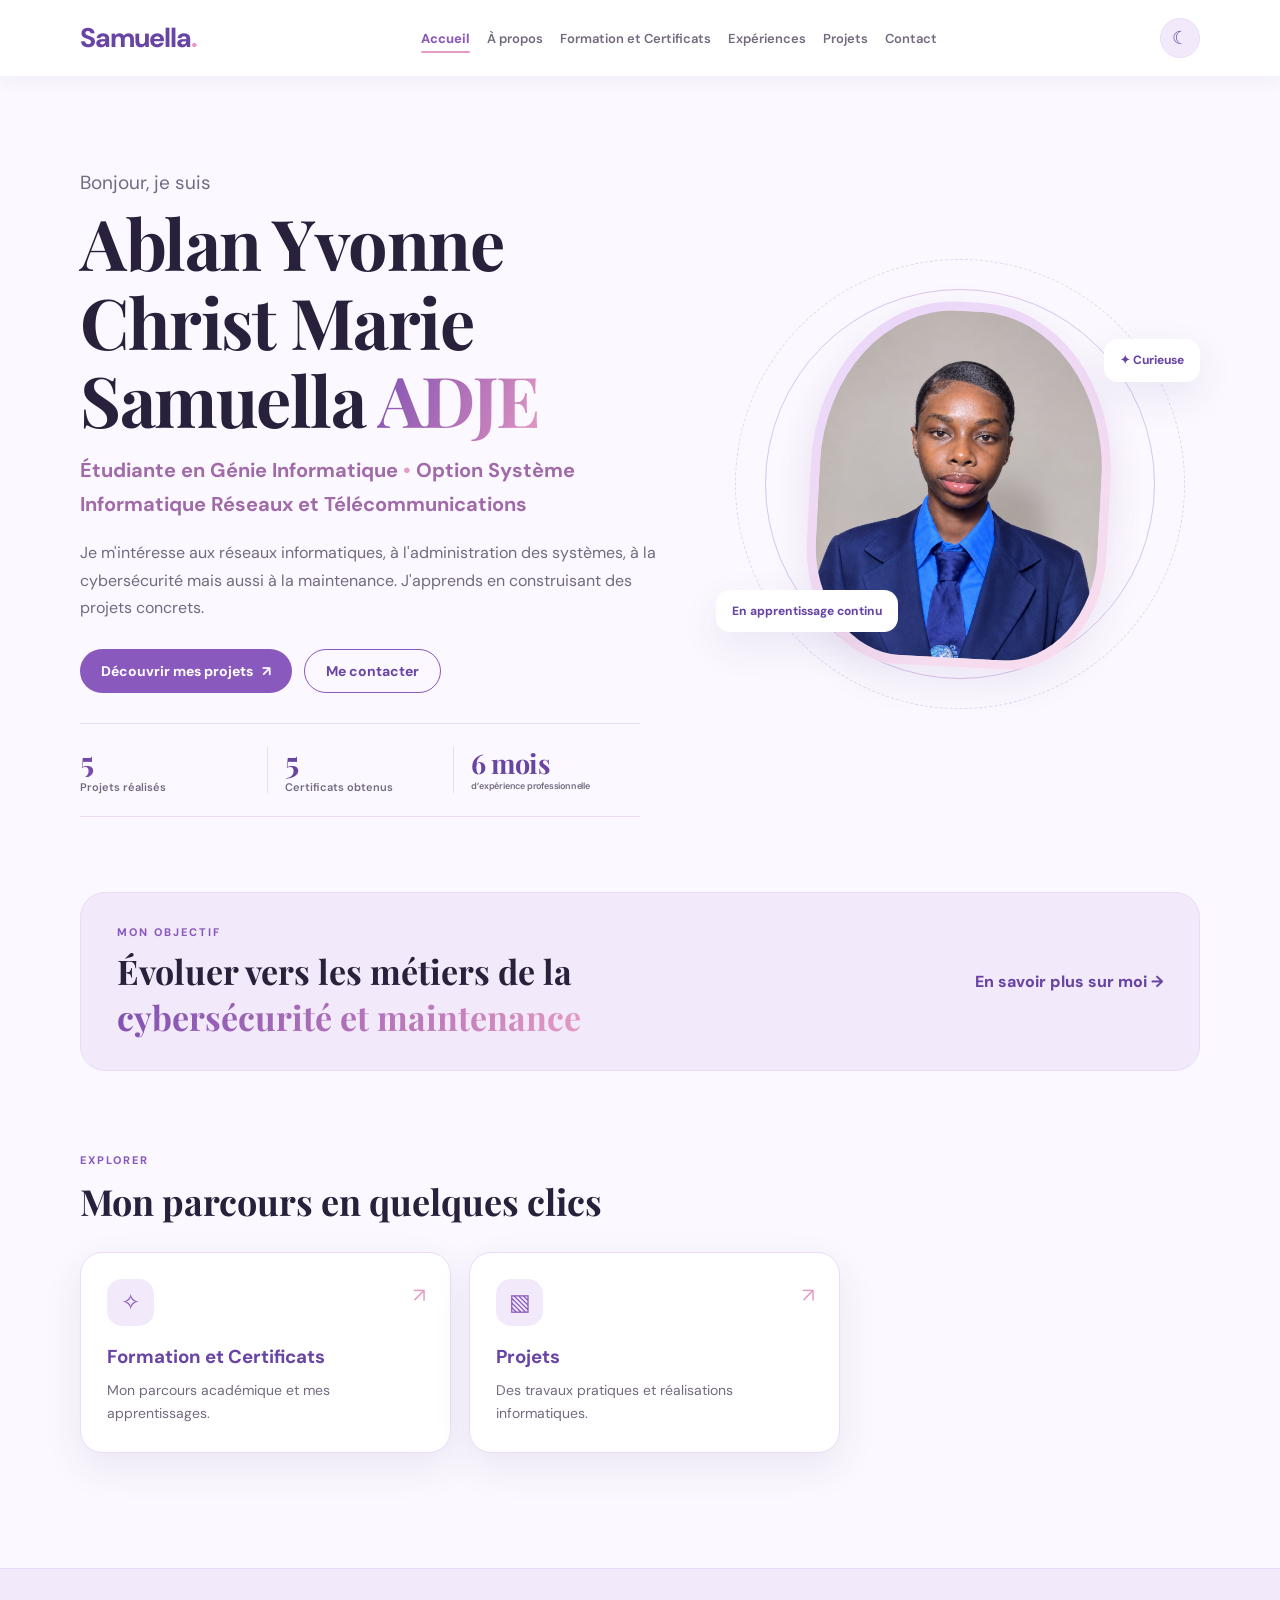
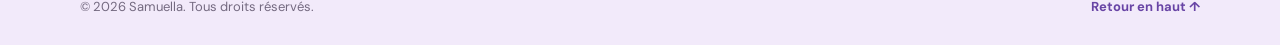
<file: index.html>
<!DOCTYPE html>
<html lang="fr">
<head>
  <meta charset="UTF-8">
  <meta name="viewport" content="width=device-width, initial-scale=1.0">
  <meta name="description" content="Portfolio de Samuella, étudiante en Génie Informatique option SIRT.">
  <meta name="theme-color" content="#8959bd">
  <title>Accueil | Portfolio de Samuella</title>
  <link rel="icon" href="images/favicon.svg" type="image/svg+xml">
  <link rel="stylesheet" href="css/style.css">
</head>
<body id="top">
<div class="reading-progress" aria-hidden="true"><span id="reading-progress-bar"></span></div>

<header class="site-header">
  <nav class="navbar container" aria-label="Navigation principale">
    <a href="index.html" class="logo">Samuella<span>.</span></a>
    <button class="menu-toggle" aria-label="Ouvrir le menu" aria-expanded="false">☰</button>
    <ul class="nav-links">
      <li><a href="index.html" class="active">Accueil</a></li>
      <li><a href="apropos.html">À propos</a></li>
      <li><a href="formation.html">Formation et  Certificats</a></li>
      <li><a href="experiences.html">Expériences</a></li>
      <li><a href="projets.html">Projets</a></li>
      <li><a href="contact.html">Contact</a></li>
    </ul>
    <button class="theme-toggle" type="button" aria-label="Activer le mode sombre" title="Mode clair / sombre">☾</button>
  </nav>
</header>

<main>

<section class="hero container reveal">
  <div class="hero-copy">
   <!--<p class="eyebrow">BIENVENUE DANS MON UNIVERS ✦</p>-->
    <p class="hello">Bonjour, je suis</p>
    <h1>Ablan Yvonne Christ Marie Samuella <span class="gradient-text">ADJE</span></h1>
    <h2>Étudiante en Génie Informatique <span class="dot">•</span> Option Système Informatique Réseaux et Télécommunications</h2>
    <p class="lead">Je m'intéresse aux réseaux informatiques, à l'administration des systèmes, à la cybersécurité mais aussi à la maintenance. J'apprends en construisant des projets concrets.</p>
    <div class="hero-actions">
      <a class="btn btn-primary" href="projets.html">Découvrir mes projets <span>↗</span></a>
      <a class="btn btn-outline" href="contact.html">Me contacter</a>
    </div>
    <div class="hero-stats" aria-label="Quelques chiffres sur mon parcours">
      <div class="hero-stat"><strong>5</strong><span>Projets réalisés</span></div>
      <div class="hero-stat"><strong>5</strong><span>Certificats obtenus</span></div>
      <div class="hero-stat"><strong>6 mois</strong><span>d’expérience professionnelle</span></div>
    </div>
  </div>
  <div class="hero-visual">
    <div class="orbit orbit-one"></div><div class="orbit orbit-two"></div>
    <div class="profile-frame"><img src="images/photo cv.png" alt="Portrait de Samuella"></div>
    <span class="floating-note note-top">✦ Curieuse</span>
    <span class="floating-note note-bottom">En apprentissage continu</span>
  </div>
</section>
<section class="container intro-strip reveal">
  <div><p class="eyebrow">MON OBJECTIF</p><h2>Évoluer vers les métiers de la <span class="gradient-text">cybersécurité et maintenance</span></h2></div>
  <a href="apropos.html" class="text-link">En savoir plus sur moi →</a>
</section>
<section class="container section-block reveal">
  <div class="section-heading"><div><p class="eyebrow">EXPLORER</p><h2>Mon parcours en quelques clics</h2></div></div>
  <div class="quick-grid">
    <a class="quick-card" href="formation.html"><span class="quick-icon">✧</span><h3>Formation et Certificats</h3><p>Mon parcours académique et mes apprentissages.</p><span class="card-arrow">↗</span></a>
    <a class="quick-card" href="projets.html"><span class="quick-icon">▧</span><h3>Projets</h3><p>Des travaux pratiques et réalisations informatiques.</p><span class="card-arrow">↗</span></a>
  </div>
</section>

</main>

<footer class="site-footer">
  <div class="container footer-inner">
    <p>© <span id="year"></span> Samuella. Tous droits réservés.</p>
    <a href="#top" class="back-top">Retour en haut ↑</a>
  </div>
</footer>
<script src="js/script.js"></script>

</body>
</html>
</file>
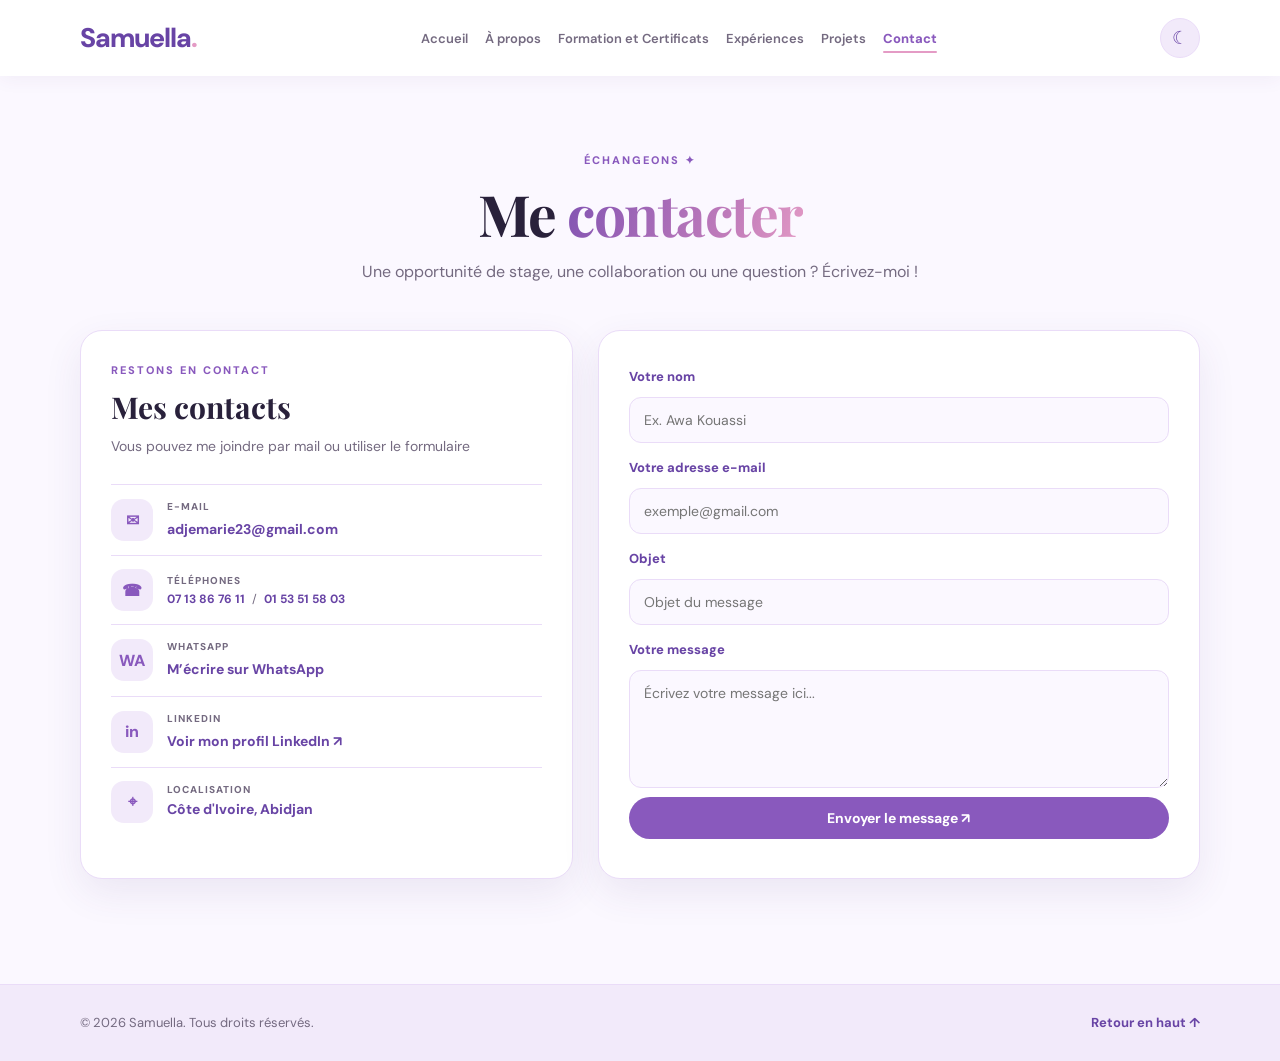
<file: contact.html>
<!DOCTYPE html>
<html lang="fr">
<head>
  <meta charset="UTF-8">
  <meta name="viewport" content="width=device-width, initial-scale=1.0">
  <meta name="description" content="Contacter Samuella.">
  <meta name="theme-color" content="#8959bd">
  <title>Contact | Portfolio de Samuella</title>
  <link rel="icon" href="images/favicon.svg" type="image/svg+xml">
  <link rel="stylesheet" href="css/style.css">
</head>
<body id="top">
<div class="reading-progress" aria-hidden="true"><span id="reading-progress-bar"></span></div>

<header class="site-header">
  <nav class="navbar container" aria-label="Navigation principale">
    <a href="index.html" class="logo">Samuella<span>.</span></a>
    <button class="menu-toggle" aria-label="Ouvrir le menu" aria-expanded="false">☰</button>
    <ul class="nav-links">
      <li><a href="index.html">Accueil</a></li>
      <li><a href="apropos.html">À propos</a></li>
      <li><a href="formation.html">Formation et Certificats</a></li>
      <li><a href="experiences.html">Expériences</a></li>
      <li><a href="projets.html">Projets</a></li>
      <li><a href="contact.html" class="active">Contact</a></li>
    </ul>
    <button class="theme-toggle" type="button" aria-label="Activer le mode sombre" title="Mode clair / sombre">☾</button>
  </nav>
</header>

<main>

<section class="page-hero container reveal"><p class="eyebrow">ÉCHANGEONS ✦</p><h1>Me <span class="gradient-text">contacter</span></h1><p>Une opportunité de stage, une collaboration ou une question ? Écrivez-moi !</p></section>
<section class="container contact-layout reveal">
  <div class="contact-card">
    <p class="eyebrow">RESTONS EN CONTACT</p><h2>Mes contacts</h2>
    <p class="muted">Vous pouvez me joindre par mail ou utiliser le formulaire</p>
    <div class="contact-detail"><span class="contact-icon">✉</span><div><small>E-MAIL</small><a href="mailto:tonadresse@email.com">adjemarie23@gmail.com</a></div></div>
    <div class="contact-detail"><span class="contact-icon">☎</span><div><small>TÉLÉPHONES</small><div class="phone-links"><a href="tel:+2250713867611">07 13 86 76 11</a><span aria-hidden="true">/</span><a href="tel:+2250153515803">01 53 51 58 03</a></div></div></div>
    <div class="contact-detail"><span class="contact-icon">WA</span><div><small>WHATSAPP</small><a href="https://wa.me/2250713867611" target="_blank" rel="noopener noreferrer">M’écrire sur WhatsApp</a></div></div>
    <div class="contact-detail"><span class="contact-icon">in</span><div><small>LINKEDIN</small><a href="https://www.linkedin.com/in/adjemariesamuella" target="_blank" rel="noopener noreferrer">Voir mon profil LinkedIn ↗</a></div></div>
    <div class="contact-detail"><span class="contact-icon">⌖</span><div><small>LOCALISATION</small><p>Côte d'Ivoire, Abidjan</p></div></div>
  </div>
  <form class="contact-form" id="contact-form">
    <label for="name">Votre nom</label><input id="name" name="name" type="text" placeholder="Ex. Awa Kouassi" required>
    <label for="email">Votre adresse e-mail</label><input id="email" name="email" type="email" placeholder="exemple@gmail.com" required>
    <label for="subject">Objet</label><input id="subject" name="subject" type="text" placeholder="Objet du message" required>
    <label for="message">Votre message</label><textarea id="message" name="message" rows="5" placeholder="Écrivez votre message ici..." required></textarea>
    <button class="btn btn-primary" type="submit">Envoyer le message ↗</button>
    <p class="form-note" id="form-note" aria-live="polite"></p>
  </form>
</section>

</main>

<footer class="site-footer">
  <div class="container footer-inner">
    <p>© <span id="year"></span> Samuella. Tous droits réservés.</p>
    <a href="#top" class="back-top">Retour en haut ↑</a>
  </div>
</footer>
<script src="js/script.js"></script>

</body>
</html>
</file>
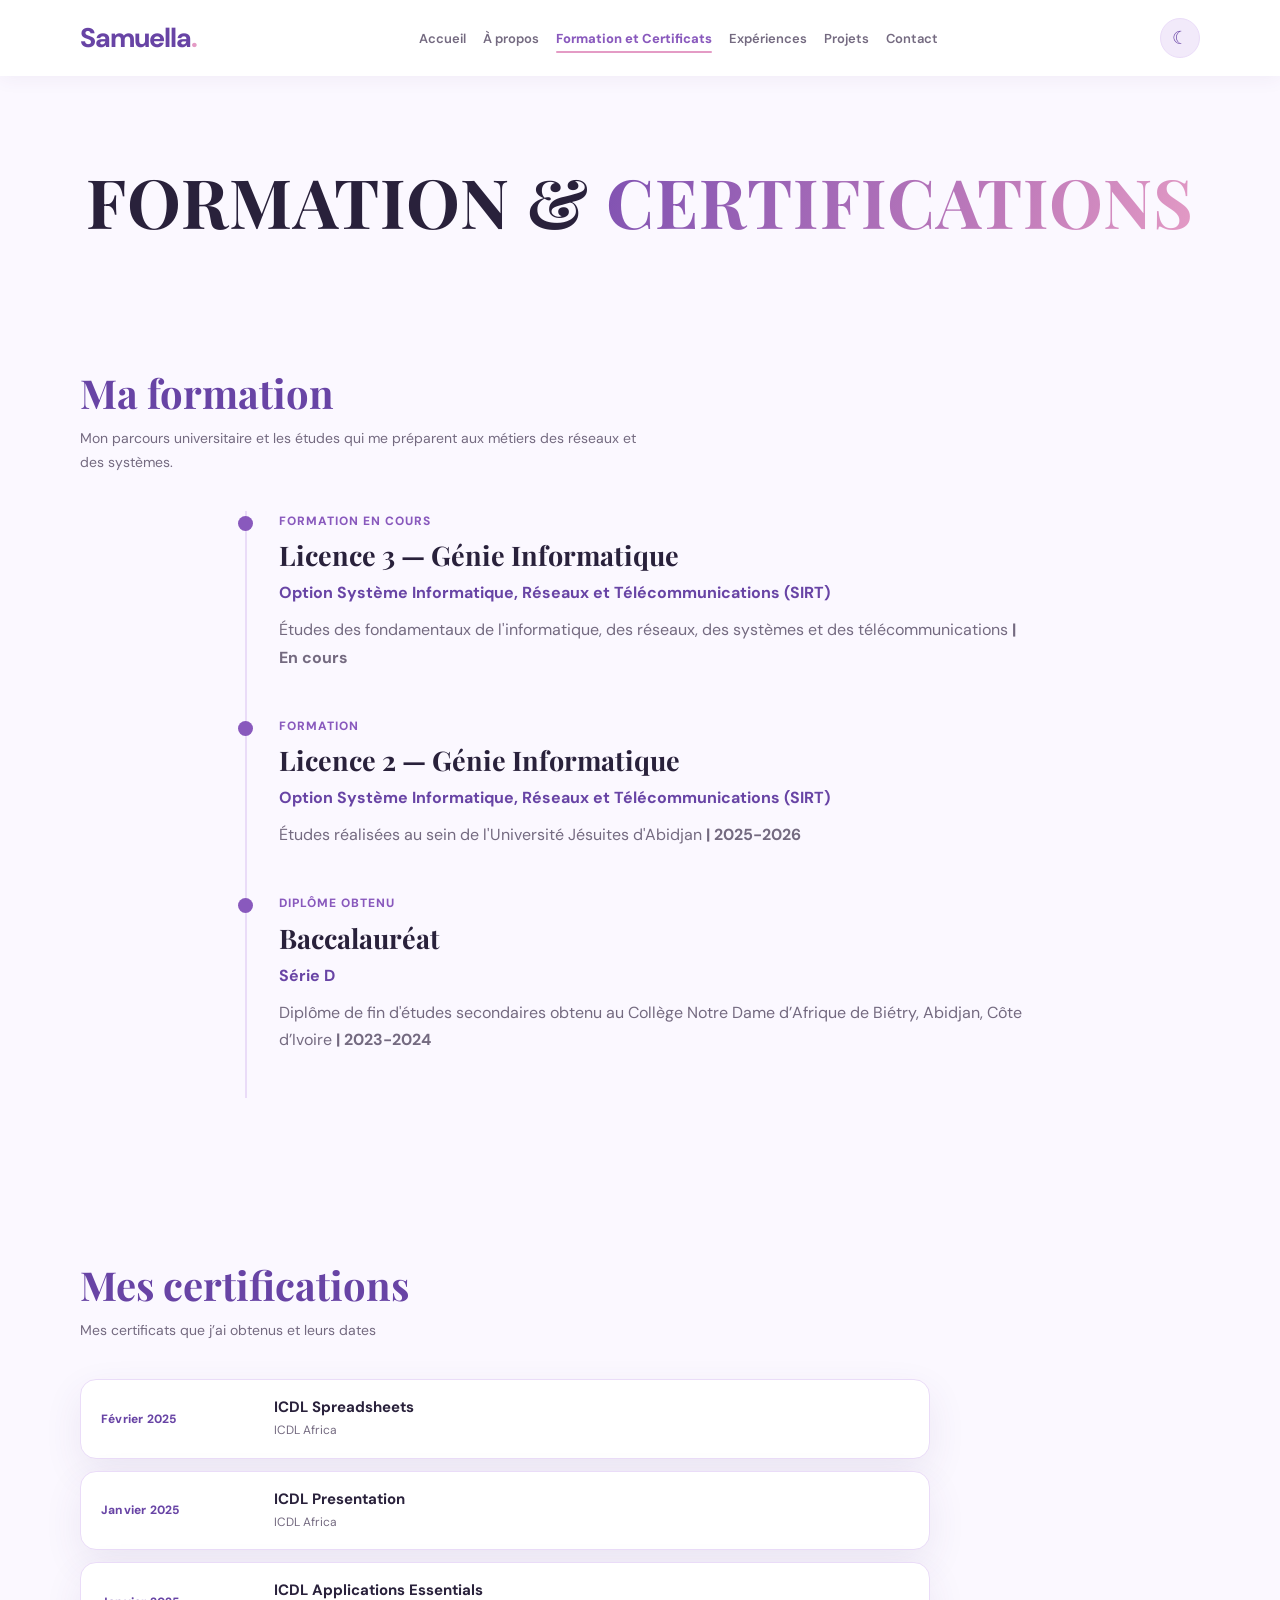
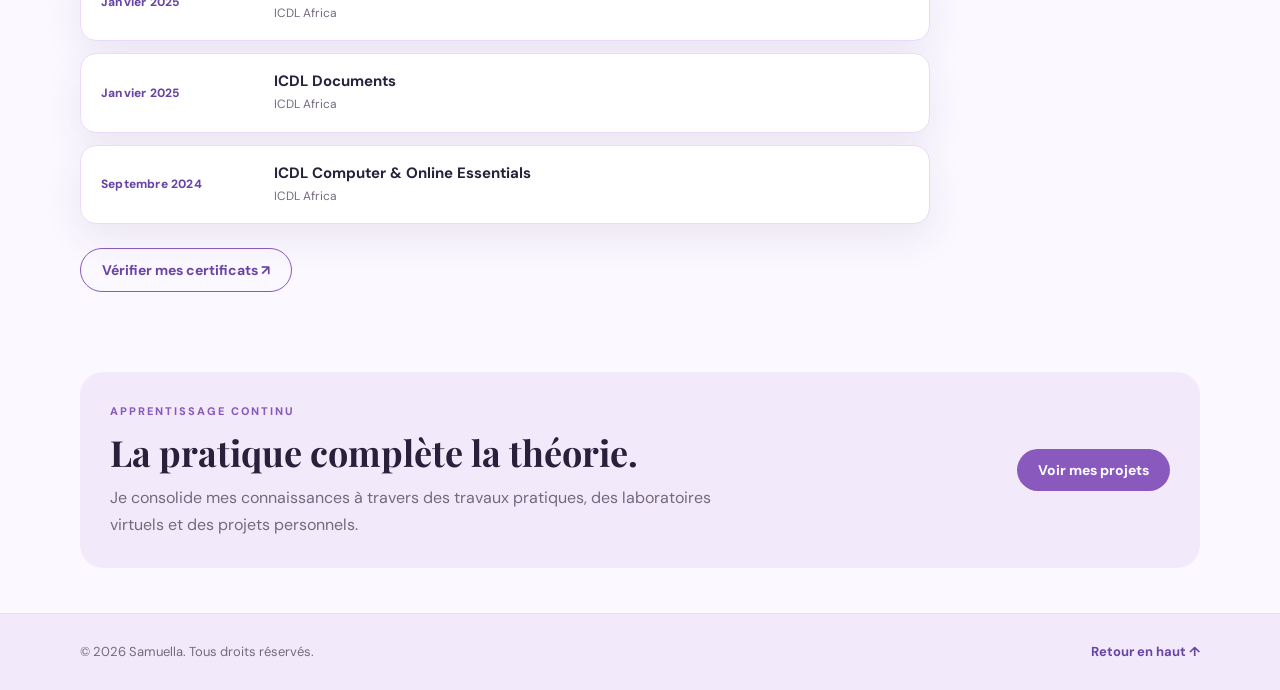
<file: formation.html>
<!DOCTYPE html>
<html lang="fr">
<head>
  <meta charset="UTF-8">
  <meta name="viewport" content="width=device-width, initial-scale=1.0">
  <meta name="description" content="Parcours académique de Samuella.">
  <meta name="theme-color" content="#8959bd">
  <title>Formation | Portfolio de Samuella</title>
  <link rel="icon" href="images/favicon.svg" type="image/svg+xml">
  <link rel="stylesheet" href="css/style.css">
</head>
<body id="top">
<div class="reading-progress" aria-hidden="true"><span id="reading-progress-bar"></span></div>

<header class="site-header">
  <nav class="navbar container" aria-label="Navigation principale">
    <a href="index.html" class="logo">Samuella<span>.</span></a>
    <button class="menu-toggle" aria-label="Ouvrir le menu" aria-expanded="false">☰</button>
    <ul class="nav-links">
      <li><a href="index.html">Accueil</a></li>
      <li><a href="apropos.html">À propos</a></li>
      <li><a href="formation.html" class="active">Formation et Certificats</a></li>
      <li><a href="experiences.html">Expériences</a></li>
      <li><a href="projets.html">Projets</a></li>
      <li><a href="contact.html">Contact</a></li>
    </ul>
    <button class="theme-toggle" type="button" aria-label="Activer le mode sombre" title="Mode clair / sombre">☾</button>
  </nav>
</header>

<main>

<section class="page-hero container reveal formation-page-title"><h1>FORMATION &amp; <span class="gradient-text">CERTIFICATIONS</span></h1></section>
<section class="container section-block reveal">
  <div class="formation-section-heading"><h2>Ma formation</h2><p>Mon parcours universitaire et les études qui me préparent aux métiers des réseaux et des systèmes.</p></div>
  <div class="timeline">
    <article class="timeline-item"><span class="timeline-dot"></span><p class="timeline-date">Formation en cours</p><h2>Licence 3 — Génie Informatique</h2><h3>Option Système Informatique, Réseaux et Télécommunications (SIRT)</h3><p>Études des fondamentaux de l'informatique, des réseaux, des systèmes et des télécommunications <strong> | En cours</strong></p></article>
    <article class="timeline-item"><span class="timeline-dot"></span><p class="timeline-date">Formation</p><h2>Licence 2 — Génie Informatique</h2><h3>Option Système Informatique, Réseaux et Télécommunications (SIRT)</h3><p>Études réalisées au sein de l'Université Jésuites d'Abidjan <strong> | 2025-2026</strong></p></article>
    <article class="timeline-item"><span class="timeline-dot"></span><p class="timeline-date">Diplôme obtenu</p><h2>Baccalauréat</h2><h3>Série D</h3><p>Diplôme de fin d'études secondaires obtenu au Collège Notre Dame d’Afrique de Biétry, Abidjan, Côte d’Ivoire <strong> | 2023-2024</strong></p></article>
  </div>
</section>
<section class="container section-block reveal">
  <div class="formation-section-heading"><h2>Mes certifications</h2><p>Mes certificats que j’ai obtenus et leurs dates</p></div>
  <ul class="certificate-list">
    <li class="certificate-item"><time datetime="2025-02">Février 2025</time><div><h3>ICDL Spreadsheets</h3><p>ICDL Africa</p></div></li>
    <li class="certificate-item"><time datetime="2025-01">Janvier 2025</time><div><h3>ICDL Presentation</h3><p>ICDL Africa</p></div></li>
    <li class="certificate-item"><time datetime="2025-01">Janvier 2025</time><div><h3>ICDL Applications Essentials</h3><p>ICDL Africa</p></div></li>
    <li class="certificate-item"><time datetime="2025-01">Janvier 2025</time><div><h3>ICDL Documents</h3><p>ICDL Africa</p></div></li>
    <li class="certificate-item"><time datetime="2024-09">Septembre 2024</time><div><h3>ICDL Computer & Online Essentials</h3><p>ICDL Africa</p></div></li>
  </ul>
  <a class="btn btn-outline" href="https://eu.artifacts.credential.net/12215x2y/certificate/7f3ce71bdf634e2ec5ed0350e2a7b9b9/medium.png" target="_blank" rel="noopener noreferrer">Vérifier mes certificats ↗</a>
</section>
<section class="container callout reveal"><div><p class="eyebrow">APPRENTISSAGE CONTINU</p><h2>La pratique complète la théorie.</h2><p>Je consolide mes connaissances à travers des travaux pratiques, des laboratoires virtuels et des projets personnels.</p></div><a href="projets.html" class="btn btn-primary">Voir mes projets</a></section>

</main>

<footer class="site-footer">
  <div class="container footer-inner">
    <p>© <span id="year"></span> Samuella. Tous droits réservés.</p>
    <a href="#top" class="back-top">Retour en haut ↑</a>
  </div>
</footer>
<script src="js/script.js"></script>

</body>
</html>
</file>
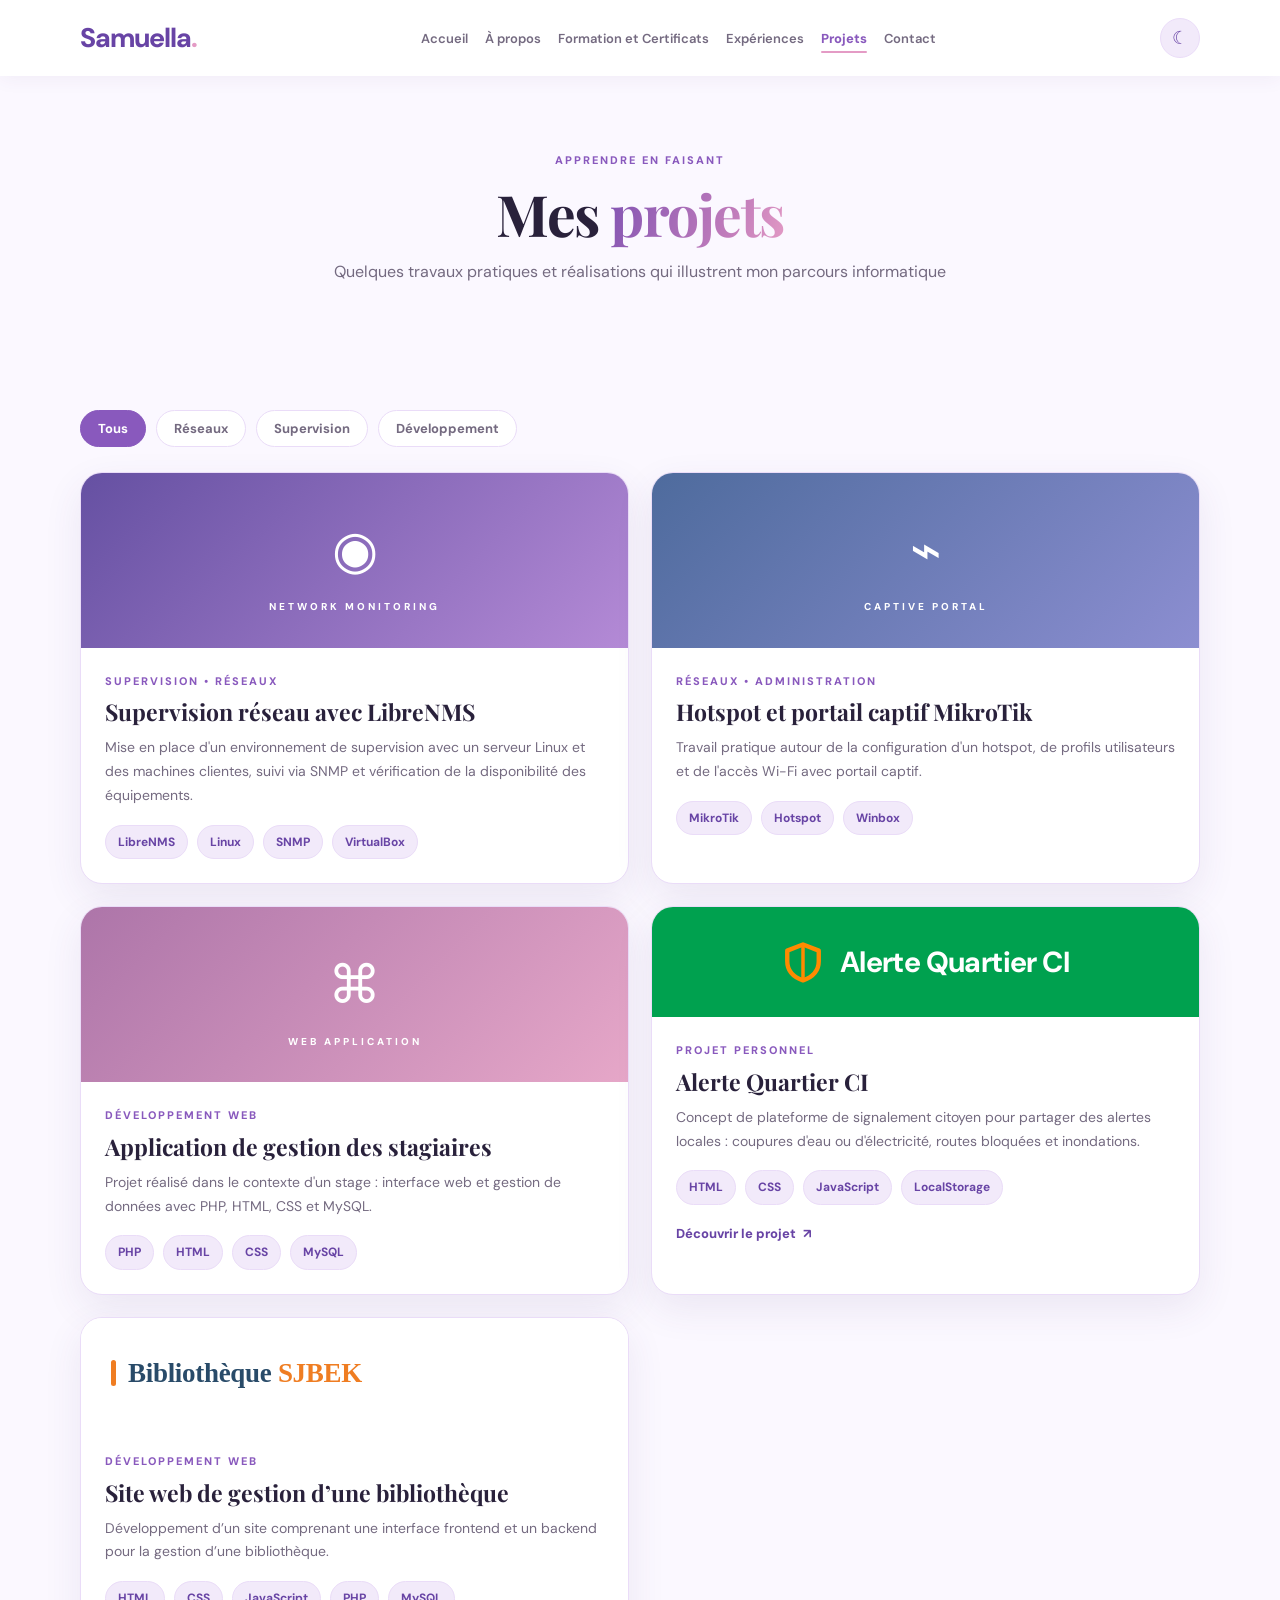
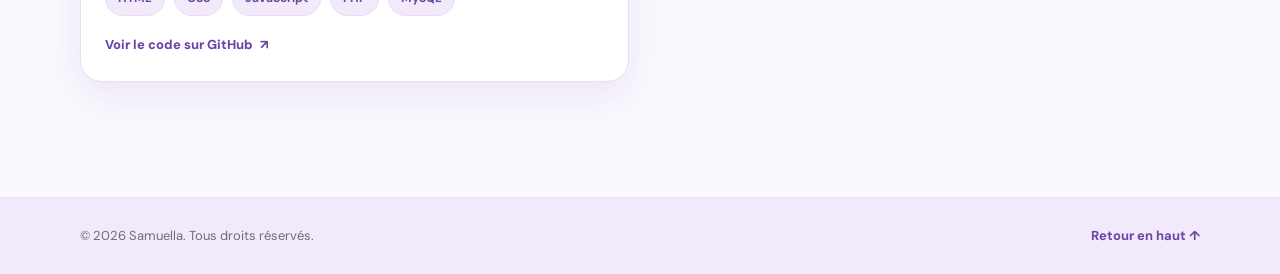
<file: projets.html>
<!DOCTYPE html>
<html lang="fr">
<head>
  <meta charset="UTF-8">
  <meta name="viewport" content="width=device-width, initial-scale=1.0">
  <meta name="description" content="Projets informatiques de Samuella.">
  <meta name="theme-color" content="#8959bd">
  <title>Projets | Portfolio de Samuella</title>
  <link rel="icon" href="images/favicon.svg" type="image/svg+xml">
  <link rel="stylesheet" href="css/style.css">
</head>
<body id="top">
<div class="reading-progress" aria-hidden="true"><span id="reading-progress-bar"></span></div>

<header class="site-header">
  <nav class="navbar container" aria-label="Navigation principale">
    <a href="index.html" class="logo">Samuella<span>.</span></a>
    <button class="menu-toggle" aria-label="Ouvrir le menu" aria-expanded="false">☰</button>
    <ul class="nav-links">
      <li><a href="index.html">Accueil</a></li>
      <li><a href="apropos.html">À propos</a></li>
      <li><a href="formation.html">Formation et Certificats</a></li>
      <li><a href="experiences.html">Expériences</a></li>
      <li><a href="projets.html" class="active">Projets</a></li>
      <li><a href="contact.html">Contact</a></li>
    </ul>
    <button class="theme-toggle" type="button" aria-label="Activer le mode sombre" title="Mode clair / sombre">☾</button>
  </nav>
</header>

<main>

<section class="page-hero container reveal"><p class="eyebrow">APPRENDRE EN FAISANT</p><h1>Mes <span class="gradient-text">projets</span></h1><p>Quelques travaux pratiques et réalisations qui illustrent mon parcours informatique</p></section>
<section class="container section-block reveal">
  <div class="filter-bar" role="group" aria-label="Filtrer les projets">
    <button class="filter-btn active" data-filter="all">Tous</button>
    <button class="filter-btn" data-filter="reseau">Réseaux</button>
    <button class="filter-btn" data-filter="supervision">Supervision</button>
    <button class="filter-btn" data-filter="developpement">Développement</button>
  </div>
  <div class="project-grid">
    <article class="project-card" data-category="supervision reseau"><div class="project-art art-one"><span>◉</span><small>NETWORK MONITORING</small></div><div class="project-info"><p class="eyebrow">SUPERVISION • RÉSEAUX</p><h2>Supervision réseau avec LibreNMS</h2><p>Mise en place d'un environnement de supervision avec un serveur Linux et des machines clientes, suivi via SNMP et vérification de la disponibilité des équipements.</p><div class="skill-tags"><span>LibreNMS</span><span>Linux</span><span>SNMP</span><span>VirtualBox</span></div></div></article>
    <article class="project-card" data-category="reseau"><div class="project-art art-two"><span>⌁</span><small>CAPTIVE PORTAL</small></div><div class="project-info"><p class="eyebrow">RÉSEAUX • ADMINISTRATION</p><h2>Hotspot et portail captif MikroTik</h2><p>Travail pratique autour de la configuration d'un hotspot, de profils utilisateurs et de l'accès Wi-Fi avec portail captif.</p><div class="skill-tags"><span>MikroTik</span><span>Hotspot</span><span>Winbox</span></div></div></article>
    <article class="project-card" data-category="developpement"><div class="project-art art-three"><span>⌘</span><small>WEB APPLICATION</small></div><div class="project-info"><p class="eyebrow">DÉVELOPPEMENT WEB</p><h2>Application de gestion des stagiaires</h2><p>Projet réalisé dans le contexte d'un stage : interface web et gestion de données avec PHP, HTML, CSS et MySQL.</p><div class="skill-tags"><span>PHP</span><span>HTML</span><span>CSS</span><span>MySQL</span></div></div></article>
    <a class="project-card project-card-link" data-category="developpement" href="https://alerte-quartier-ci.vercel.app/" target="_blank" rel="noopener noreferrer"><div class="project-art alert-project-art"><svg class="alert-shield" viewBox="0 0 48 48" aria-hidden="true"><path d="M24 4 42 11v12c0 11-7 18-18 22C13 41 6 34 6 23V11L24 4Z" fill="none" stroke="currentColor" stroke-width="5" stroke-linejoin="round"/><path d="M24 5v40" fill="none" stroke="currentColor" stroke-width="4"/></svg><span class="alert-brand">Alerte Quartier CI</span></div><div class="project-info"><p class="eyebrow">PROJET PERSONNEL</p><h2>Alerte Quartier CI</h2><p>Concept de plateforme de signalement citoyen pour partager des alertes locales : coupures d'eau ou d'électricité, routes bloquées et inondations.</p><div class="skill-tags"><span>HTML</span><span>CSS</span><span>JavaScript</span><span>LocalStorage</span></div><span class="project-link">Découvrir le projet <span aria-hidden="true">↗</span></span></div></a>
    <a class="project-card project-card-link" data-category="developpement" href="https://github.com/samuella05/Bibliotheque.git" target="_blank" rel="noopener noreferrer"><div class="project-art library-brand-art"><div class="library-brand">Bibliothèque <strong>SJBEK</strong></div></div><div class="project-info"><p class="eyebrow">DÉVELOPPEMENT WEB</p><h2>Site web de gestion d’une bibliothèque</h2><p>Développement d’un site comprenant une interface frontend et un backend pour la gestion d’une bibliothèque.</p><div class="skill-tags"><span>HTML</span><span>CSS</span><span>JavaScript</span><span>PHP</span><span>MySQL</span></div><span class="project-link">Voir le code sur GitHub <span aria-hidden="true">↗</span></span></div></a>
  </div>
  <!-- <p class="small-note">Les descriptions sont synthétiques. Ajoute des captures d'écran, liens GitHub et détails techniques lorsque tu disposes de versions présentables.</p> -->
</section>

</main>

<footer class="site-footer">
  <div class="container footer-inner">
    <p>© <span id="year"></span> Samuella. Tous droits réservés.</p>
    <a href="#top" class="back-top">Retour en haut ↑</a>
  </div>
</footer>
<script src="js/script.js"></script>

</body>
</html>
</file>
<file: css/style.css>
@import url('https://fonts.googleapis.com/css2?family=DM+Sans:wght@400;500;600;700&family=Playfair+Display:wght@600;700;800&display=swap');
:root{--bg:#fbf8ff;--surface:#fff;--surface-2:#f2eafa;--text:#29213b;--muted:#746a80;--primary:#8959bd;--primary-dark:#6844a5;--accent:#e49bc5;--border:#eadcf8;--shadow:0 14px 38px rgba(80,50,120,.09)}
*{margin:0;padding:0;box-sizing:border-box}
html{scroll-behavior:smooth}
body{font-family:'DM Sans',Arial,sans-serif;background:var(--bg);color:var(--text);line-height:1.7;min-height:100vh;transition:background .25s,color .25s}
a{color:inherit}
.container{width:min(1120px,88%);margin-inline:auto}
.site-header{position:sticky;top:0;z-index:50;background:color-mix(in srgb,var(--surface) 92%,transparent);backdrop-filter:blur(12px);box-shadow:0 3px 18px rgba(80,50,120,.06)}
.navbar{min-height:76px;display:flex;align-items:center;justify-content:space-between;gap:18px}
.logo{font-size:27px;font-weight:800;letter-spacing:-1px;color:var(--primary-dark);text-decoration:none}
.logo span{color:var(--accent)}
.nav-links{display:flex;align-items:center;gap:17px;list-style:none}
.nav-links a{text-decoration:none;color:var(--muted);font-size:13px;font-weight:600;transition:color .2s}
.nav-links a:hover,.nav-links a.active{color:var(--primary);font-weight:800}
.theme-toggle,.menu-toggle{border:1px solid var(--border);background:var(--surface-2);color:var(--primary-dark);border-radius:50%;width:40px;height:40px;cursor:pointer;font-size:18px;flex-shrink:0}
.menu-toggle{display:none;border-radius:12px}
.hero{min-height:640px;display:grid;grid-template-columns:1.1fr .9fr;align-items:center;gap:55px;padding-block:75px}
.eyebrow{font-size:11px;font-weight:800;letter-spacing:2px;color:var(--primary);text-transform:uppercase}
.hello{font-size:19px;color:var(--muted);margin-top:16px}
.hero h1,.page-hero h1{font-family:'Playfair Display',Georgia,serif;font-size:clamp(43px,6vw,70px);line-height:1.12;letter-spacing:-1.5px;margin:4px 0 15px}
.gradient-text{background:linear-gradient(110deg,#8052b2,#c27dbb 70%,#e49bc5);background-clip:text;-webkit-background-clip:text;color:transparent}
.hero h2{font-size:20px;color:#a16aa9;font-weight:700;margin-bottom:18px}
.dot{color:var(--accent)}
.lead{max-width:580px;color:var(--muted);font-size:16px;margin-bottom:28px}
.hero-actions{display:flex;flex-wrap:wrap;gap:12px}
.btn{display:inline-flex;align-items:center;justify-content:center;gap:9px;border:0;border-radius:30px;padding:12px 21px;text-decoration:none;font:700 14px 'DM Sans',sans-serif;cursor:pointer;transition:transform .2s,box-shadow .2s,background .2s}
.btn:hover{transform:translateY(-3px);box-shadow:0 9px 20px rgba(104,68,165,.16)}
.btn-primary{background:var(--primary);color:#fff}
.btn-primary:hover{background:var(--primary-dark)}
.btn-outline{border:1px solid var(--primary);color:var(--primary-dark);background:transparent}
.hero-tags,.skill-tags{display:flex;flex-wrap:wrap;gap:9px;margin-top:27px}
.hero-tags span,.skill-tags span{background:var(--surface-2);color:var(--primary-dark);border:1px solid var(--border);border-radius:30px;padding:6px 12px;font-size:12px;font-weight:700}
.hero-stats{display:grid;grid-template-columns:repeat(3,minmax(0,1fr));gap:0;margin-top:30px;max-width:560px;padding:18px 0;border-block:1px solid var(--border)}
.hero-stat{position:relative;display:grid;grid-template-rows:32px auto;gap:3px;padding:3px 18px}
.hero-stat:first-child{padding-left:0}
.hero-stat+.hero-stat::before{content:"";position:absolute;left:0;top:5px;bottom:5px;width:1px;background:var(--border)}
.hero-stat strong{align-self:end;font:700 clamp(24px,3vw,31px)/1 'Playfair Display',Georgia,serif;letter-spacing:-.5px;color:var(--primary-dark)}
.hero-stat span{font-size:11px;font-weight:600;line-height:1.4;color:var(--muted)}
.hero-stat:last-child strong{font-size:clamp(21px,2.5vw,27px);white-space:nowrap}
.hero-stat:last-child span{font-size:9px;white-space:nowrap;letter-spacing:-.2px}
.hero-stat:first-child strong{background:linear-gradient(110deg,var(--primary-dark),var(--accent));background-clip:text;-webkit-background-clip:text;color:transparent}
.hero-visual{position:relative;min-height:420px;display:grid;place-items:center}
.profile-frame{width:300px;height:365px;position:relative;z-index:2;padding:9px;border-radius:46% 46% 32% 32%;background:linear-gradient(145deg,#e9d7fb,#f8ddeb);box-shadow:var(--shadow);transform:rotate(3deg)}
.profile-frame img{width:100%;height:100%;object-fit:cover;border-radius:inherit}
.orbit{position:absolute;border:1px solid #d9c4ef;border-radius:50%;width:390px;height:390px}
.orbit-two{width:450px;height:450px;border-style:dashed;opacity:.7}
.floating-note{position:absolute;z-index:3;background:var(--surface);box-shadow:var(--shadow);padding:11px 16px;border-radius:14px;color:var(--primary-dark);font-size:12px;font-weight:800}
.note-top{top:65px;right:0}.note-bottom{bottom:62px;left:-5px}
.intro-strip{background:var(--surface-2);border:1px solid var(--border);border-radius:25px;padding:30px 36px;display:flex;justify-content:space-between;align-items:center;gap:25px}
.intro-strip h2{font:700 clamp(23px,3vw,34px) 'Playfair Display',Georgia,serif;margin-top:6px;max-width:650px}
.text-link{color:var(--primary-dark);font-weight:800;text-decoration:none;white-space:nowrap}
.section-block{padding-block:80px}
.section-heading{display:flex;align-items:end;justify-content:space-between;gap:25px;margin-bottom:27px}
.section-heading h2,.goal-panel h2,.callout h2{font:700 clamp(25px,3vw,36px) 'Playfair Display',Georgia,serif;margin-top:7px}
.section-heading>p{color:var(--muted);max-width:390px}
.skills-heading-copy>p:last-child{color:var(--muted);max-width:520px;margin-top:8px}
.quick-grid,.quality-grid{display:grid;grid-template-columns:repeat(3,1fr);gap:18px}
.quick-grid{grid-template-columns:repeat(2,minmax(0,1fr));max-width:760px}
.quick-card,.quality-card,.skill-panel,.project-card,.contact-card,.contact-form{background:var(--surface);border:1px solid var(--border);border-radius:22px;box-shadow:var(--shadow)}
.quick-card{padding:26px;text-decoration:none;position:relative;transition:transform .25s}
.quick-card:hover{transform:translateY(-7px)}
.quick-icon{display:grid;place-items:center;width:47px;height:47px;border-radius:15px;background:var(--surface-2);color:var(--primary);font-size:23px}
.quick-card h3{margin:15px 0 6px;color:var(--primary-dark)}
.quick-card p,.quality-card p{font-size:14px;color:var(--muted)}
.card-arrow{position:absolute;right:24px;top:25px;color:var(--accent);font-size:20px}
.site-footer{margin-top:35px;background:var(--surface-2);border-top:1px solid var(--border)}
.footer-inner{min-height:76px;display:flex;justify-content:space-between;align-items:center;gap:15px;color:var(--muted);font-size:13px}
.back-top{text-decoration:none;color:var(--primary-dark);font-weight:700}
.page-hero{text-align:center;padding:75px 0 45px}
.page-hero h1{font-size:clamp(39px,5vw,57px);margin:12px 0}
.page-hero>p:last-child{color:var(--muted);max-width:650px;margin:auto}
.about-layout{display:grid;grid-template-columns:.8fr 1.2fr;gap:65px;align-items:center;padding-block:25px 65px}
.about-photo{position:relative;max-width:340px;margin:auto}
.about-photo img{width:100%;height:390px;object-fit:cover;border:8px solid var(--border);border-radius:30px;box-shadow:var(--shadow)}
.photo-caption{display:block;text-align:center;color:var(--primary-dark);font-size:12px;font-weight:800;margin-top:13px}
.about-copy h2{font:700 34px 'Playfair Display',Georgia,serif;margin:7px 0 16px}
.about-copy p{color:var(--muted);margin-bottom:15px}
.small-note{font-size:12px!important;color:var(--muted)!important;margin-top:12px}
.goal-panel{display:flex;gap:24px;align-items:center;background:var(--surface-2);border-left:5px solid var(--primary);border-radius:22px;padding:30px;margin-bottom:55px}
.goal-symbol{font-size:38px;color:var(--primary)}
.goal-panel p:last-child{color:var(--muted);margin-top:8px}
.quality-grid{grid-template-columns:repeat(4,1fr)}
.quality-card{padding:24px}
.quality-card>span{color:var(--accent);font-weight:800;font-size:13px}
.quality-card h3{color:var(--primary-dark);margin:8px 0}
.timeline{max-width:790px;margin:0 auto;border-left:2px solid var(--border);padding-left:32px}
.timeline-item{position:relative;padding:0 0 45px}
.timeline-dot{position:absolute;width:15px;height:15px;background:var(--primary);border:4px solid var(--soft);border-radius:50%;left:-41px;top:5px}
.timeline-date{font-size:12px;color:var(--primary);font-weight:800;letter-spacing:1px;text-transform:uppercase}
.timeline-item h2{font:700 27px 'Playfair Display',Georgia,serif;margin:6px 0}
.timeline-item h3{font-size:16px;color:var(--primary-dark);margin-bottom:10px}
.timeline-item p:last-child{color:var(--muted)}
.callout{display:flex;align-items:center;justify-content:space-between;gap:25px;padding:30px;background:var(--surface-2);border-radius:23px;margin-bottom:45px}
.callout p:not(.eyebrow){color:var(--muted);max-width:650px;margin-top:8px}
.empty-state{text-align:center;background:var(--surface);border:1px dashed var(--border);border-radius:22px;padding:35px}
.empty-state>span{font-size:30px;color:var(--accent)}
.empty-state h3{color:var(--primary-dark);margin:8px}
.empty-state p{color:var(--muted)}
.certificate-list{display:grid;gap:12px;max-width:850px;margin:0 0 24px;padding:0;list-style:none}
.certificate-item{display:grid;grid-template-columns:155px 1fr;align-items:center;gap:18px;padding:17px 20px;background:var(--surface);border:1px solid var(--border);border-radius:16px;box-shadow:var(--shadow)}
.certificate-item time{color:var(--primary-dark);font-size:12px;font-weight:800;letter-spacing:.2px}
.certificate-item h3{color:var(--text);font-size:15px;line-height:1.4}
.certificate-item p{margin-top:2px;color:var(--muted);font-size:12px}
.formation-page-title{padding-bottom:35px}
.formation-page-title h1{font-size:clamp(40px,6vw,68px);letter-spacing:1px}
.formation-section-heading{max-width:560px;margin:0 auto 36px 0;text-align:left}
.formation-section-heading h2{font:700 clamp(28px,3.5vw,40px) 'Playfair Display',Georgia,serif;color:var(--primary-dark);margin-bottom:8px}
.formation-section-heading p{color:var(--muted);font-size:14px;line-height:1.7}
.skills-layout{display:grid;grid-template-columns:repeat(2,1fr);gap:20px;padding-bottom:35px}
.skill-panel{padding:27px}
.panel-icon{display:grid;place-items:center;width:48px;height:48px;background:var(--surface-2);border-radius:15px;color:var(--primary);font-size:24px}
.skill-panel h2{font:700 24px 'Playfair Display',Georgia,serif;margin:14px 0 8px}
.skill-panel p{color:var(--muted);font-size:14px}
.skill-tags{margin-top:17px}
.note-panel{padding:20px 24px;background:var(--surface-2);border-radius:16px;color:var(--muted);margin-bottom:55px;font-size:14px}
.note-panel strong{color:var(--primary-dark)}
.experience-card{position:relative;display:grid;grid-template-columns:190px 1fr;gap:35px;padding:32px;background:var(--surface);border:1px solid var(--border);border-radius:23px;box-shadow:var(--shadow);overflow:hidden}
.experience-card>.experience-date,.experience-card>.experience-content{position:relative;z-index:1}
.experience-logo{position:absolute;inset:0;width:100%;height:100%;object-fit:contain;opacity:.22;filter:grayscale(1);pointer-events:none}
.experience-date{position:relative;display:flex;flex-direction:column;align-items:center;justify-content:center;overflow:hidden;background:var(--surface-2);border-radius:18px;padding:20px;color:var(--primary-dark);font-weight:800}
.experience-date span,.experience-date strong{position:relative;z-index:1;text-shadow:0 1px 2px var(--surface-2)}
.experience-date span{font-size:14px}.experience-date strong{color:var(--accent)}
.experience-content h2{font:700 29px 'Playfair Display',Georgia,serif;margin:5px 0}
.experience-content h3{margin:18px 0 8px;color:var(--primary-dark);font-size:15px}
.experience-content p{color:var(--muted);margin:8px 0}
.muted{color:var(--muted)}
.check-list{padding-left:20px;color:var(--muted)}
.check-list li{padding:4px 0}
.filter-bar{display:flex;gap:10px;flex-wrap:wrap;margin-bottom:25px}
.filter-btn{border:1px solid var(--border);background:var(--surface);color:var(--muted);padding:9px 17px;border-radius:25px;cursor:pointer;font:700 13px 'DM Sans',sans-serif}
.filter-btn.active,.filter-btn:hover{background:var(--primary);border-color:var(--primary);color:white}
.project-grid{display:grid;grid-template-columns:repeat(2,1fr);gap:22px}
.project-card{overflow:hidden;transition:transform .2s}
.project-card-link{display:block;color:inherit;text-decoration:none}
.project-card:hover{transform:translateY(-5px)}
.project-art{height:175px;display:flex;flex-direction:column;justify-content:center;align-items:center;gap:3px;color:white;font-size:53px}
.project-art small{font-size:10px;letter-spacing:3px;font-weight:800}
.alert-project-art{height:110px;flex-direction:row;gap:16px;background:#00a14f}
.project-art .alert-shield{width:42px;height:42px;flex:none;color:#ff8a00;transition:transform .35s ease}
.alert-brand{color:#fff;font:700 clamp(20px,3vw,29px)/1.2 'DM Sans',Arial,sans-serif;letter-spacing:-.6px;white-space:nowrap}
.library-brand-art{height:110px;flex-direction:row;justify-content:flex-start;gap:12px;padding-inline:30px;background:#fff}
.library-brand-art::before{content:"";width:5px;height:26px;flex:none;border-radius:4px;background:#ef7d22}
.library-brand{color:#294b69;font:700 clamp(19px,2.6vw,27px)/1.2 Georgia,serif;letter-spacing:-.3px;white-space:nowrap}
.library-brand strong{color:#ef7d22}
.project-card-link:hover .alert-shield{transform:scale(1.12) rotate(-5deg)}
.art-one{background:linear-gradient(135deg,#6550a2,#b48ad6)}.art-two{background:linear-gradient(135deg,#4e6b9d,#8c8ed1)}.art-three{background:linear-gradient(135deg,#ad75a9,#e6a7c8)}.art-four{background:linear-gradient(135deg,#6d8e9a,#8f77b8)}
.project-info{padding:24px}
.project-info h2{font:700 23px 'Playfair Display',Georgia,serif;margin:6px 0 9px}
.project-info>p:not(.eyebrow){color:var(--muted);font-size:14px}
.project-link{display:inline-flex;align-items:center;gap:7px;margin-top:18px;color:var(--primary-dark);font-size:13px;font-weight:800;text-decoration:none}
.project-link span{transition:transform .2s ease}
.project-card-link:hover .project-link span{transform:translate(2px,-2px)}
.contact-layout{display:grid;grid-template-columns:.9fr 1.1fr;gap:25px;padding-bottom:70px}
.contact-card,.contact-form{padding:30px}
.contact-card h2{font:700 30px 'Playfair Display',Georgia,serif;margin:8px 0}
.contact-card>.muted{font-size:14px;margin-bottom:25px}
.contact-detail{display:flex;align-items:center;gap:14px;padding:13px 0;border-top:1px solid var(--border)}
.contact-icon{display:grid;place-items:center;width:42px;height:42px;border-radius:13px;background:var(--surface-2);color:var(--primary);font-weight:800}
.contact-detail small{display:block;color:var(--muted);font-size:10px;font-weight:800;letter-spacing:1px}
.contact-detail a,.contact-detail p{font-size:14px;text-decoration:none;color:var(--primary-dark);font-weight:700}
.phone-links{display:flex;align-items:center;gap:7px;white-space:nowrap}
.phone-links a{font-size:12px}
.phone-links>span{color:var(--muted);font-size:12px}
.contact-form{display:flex;flex-direction:column;gap:9px}
.contact-form label{font-size:13px;font-weight:800;color:var(--primary-dark);margin-top:5px}
.contact-form input,.contact-form textarea{width:100%;padding:13px 14px;border:1px solid var(--border);border-radius:12px;background:var(--bg);color:var(--text);font:14px 'DM Sans',sans-serif;outline:none}
.contact-form input:focus,.contact-form textarea:focus{border-color:var(--primary);box-shadow:0 0 0 3px rgba(137,89,189,.12)}
.contact-form textarea{resize:vertical}
.form-note{font-size:11px;color:var(--muted)}
.reveal{opacity:0;transform:translateY(18px);transition:opacity .65s ease,transform .65s ease}
.reveal.visible{opacity:1;transform:translateY(0)}
body.dark{--bg:#171323;--surface:#231c32;--surface-2:#302442;--text:#f4eefc;--muted:#c0b4ce;--primary:#bd91ed;--primary-dark:#d0adf4;--accent:#e6a8d0;--border:#49365f;--shadow:0 14px 38px rgba(0,0,0,.22)}
body.dark .hero h2{color:#e1a8d7}
body.dark .profile-frame{background:linear-gradient(145deg,#49365f,#583b5c)}
@media(max-width:980px){.nav-links{gap:10px}.nav-links a{font-size:12px}.hero{gap:25px}.quality-grid{grid-template-columns:repeat(2,1fr)}}
@media(max-width:760px){
 .navbar{min-height:70px;flex-wrap:wrap}.menu-toggle{display:block;margin-left:auto}
 .nav-links{display:none;order:4;width:100%;flex-direction:column;align-items:stretch;padding:10px 0 15px;gap:0}
 .nav-links.open{display:flex}.nav-links a{display:block;padding:10px 5px;font-size:14px}
 .theme-toggle{order:3}.hero{grid-template-columns:1fr;text-align:center;padding-block:50px;gap:35px}
 .hero-copy{order:2}.hero-visual{order:1;min-height:330px}.profile-frame{width:225px;height:275px}
 .orbit{width:300px;height:300px}.orbit-two{width:340px;height:340px}
 .hero-actions,.hero-tags{justify-content:center}.hero-stats{margin-inline:auto;text-align:left}.hero-stat{padding-inline:12px}.hero-stat:first-child{padding-left:0}.hero-stat:last-child{padding-right:4px}.hero-stat:last-child span{font-size:8px}.lead{margin-inline:auto}
 .intro-strip,.section-heading,.callout{align-items:flex-start;flex-direction:column}
 .about-layout,.contact-layout{grid-template-columns:1fr}.about-photo img{height:320px}
 .quick-grid{grid-template-columns:1fr}
 .skills-layout,.project-grid{grid-template-columns:1fr}.experience-card{grid-template-columns:1fr}
 .experience-date{flex-direction:row;gap:10px}.footer-inner{flex-direction:column;justify-content:center;padding:18px}
}
@media(max-width:480px){.container{width:90%}.quality-grid{grid-template-columns:1fr}.page-hero{padding-top:50px}.goal-panel{align-items:flex-start;padding:22px}.contact-card,.contact-form{padding:22px}}
@media(max-width:480px){.certificate-item{grid-template-columns:1fr;gap:5px;padding:15px 16px}}
@media(max-width:380px){.hero-stats{gap:0}.hero-stat{padding-inline:8px}.hero-stat span{font-size:10px}.hero-stat strong{font-size:22px}}
@media(prefers-reduced-motion:reduce){*,*::before,*::after{scroll-behavior:auto!important;transition:none!important;animation:none!important}.reveal{opacity:1;transform:none}}


/* ===== FINITIONS DYNAMIQUES — ajoutées sans framework ===== */
:focus-visible{
  outline:3px solid var(--accent);
  outline-offset:4px;
}
.reading-progress{
  position:fixed;inset:0 auto auto 0;width:100%;height:3px;z-index:1000;
  background:transparent;pointer-events:none;
}
.reading-progress span{
  display:block;width:0;height:100%;
  background:linear-gradient(90deg,var(--primary),var(--accent));
  box-shadow:0 0 12px rgba(196,125,187,.45);
}
.site-header{transition:box-shadow .25s ease,background .25s ease}
.site-header.scrolled{box-shadow:0 8px 28px rgba(80,50,120,.12)}
.logo{transition:transform .25s ease}
.logo:hover{transform:translateY(-2px)}
.nav-links a{position:relative}
.nav-links a::after{
  content:"";position:absolute;left:0;right:100%;bottom:-6px;height:2px;
  border-radius:2px;background:var(--accent);transition:right .25s ease;
}
.nav-links a:hover::after,.nav-links a.active::after{right:0}
.hero{isolation:isolate}
.hero-visual::before{
  content:"";position:absolute;width:340px;height:340px;border-radius:50%;
  background:radial-gradient(circle,rgba(196,157,231,.24),rgba(228,155,197,.08) 55%,transparent 72%);
  filter:blur(8px);z-index:0;animation:soft-pulse 5s ease-in-out infinite;
}
.profile-frame{
  animation:portrait-float 6s ease-in-out infinite;
  transition:box-shadow .3s ease,transform .3s ease;
}
.profile-frame:hover{box-shadow:0 22px 55px rgba(104,68,165,.22);transform:rotate(0deg) scale(1.025)}
.profile-frame img{display:block;object-position:center 35%}
.orbit-one{animation:orbit-spin 28s linear infinite}
.orbit-two{animation:orbit-spin 38s linear infinite reverse}
.floating-note{animation:note-float 4s ease-in-out infinite}
.note-bottom{animation-delay:1.2s}
.quick-card,.quality-card,.skill-panel,.project-card,.contact-card,.contact-form{
  transition:transform .28s ease,box-shadow .28s ease,border-color .28s ease;
}
.quick-card:hover,.quality-card:hover,.skill-panel:hover,.project-card:hover{
  transform:translateY(-7px);
  box-shadow:0 20px 42px rgba(80,50,120,.14);
  border-color:color-mix(in srgb,var(--primary) 45%,var(--border));
}
.quick-icon{transition:transform .3s ease,background .3s ease}
.quick-card:hover .quick-icon{transform:rotate(-8deg) scale(1.08);background:var(--border)}
.btn{position:relative;overflow:hidden}
.btn::after{
  content:"";position:absolute;inset:0;transform:translateX(-120%);
  background:linear-gradient(105deg,transparent,rgba(255,255,255,.2),transparent);
  transition:transform .55s ease;
}
.btn:hover::after{transform:translateX(120%)}
.project-art span{transition:transform .35s ease}
.project-card:hover .project-art span{transform:scale(1.18) rotate(-7deg)}
.filter-btn{transition:background .2s ease,color .2s ease,transform .2s ease}
.filter-btn:active{transform:scale(.96)}
.empty-state[hidden],.project-card[hidden]{display:none!important}
@keyframes portrait-float{0%,100%{translate:0 0}50%{translate:0 -9px}}
@keyframes note-float{0%,100%{translate:0 0}50%{translate:0 -7px}}
@keyframes soft-pulse{0%,100%{transform:scale(.94);opacity:.65}50%{transform:scale(1.06);opacity:1}}
@keyframes orbit-spin{to{rotate:360deg}}
@media(max-width:760px){
  .hero-visual::before{width:260px;height:260px}
  .profile-frame:hover{transform:rotate(3deg)}
  .nav-links a::after{display:none}
}
@media(prefers-reduced-motion:reduce){
  .profile-frame,.orbit-one,.orbit-two,.floating-note,.hero-visual::before{animation:none!important}
  .quick-card:hover,.quality-card:hover,.skill-panel:hover,.project-card:hover{transform:none}
}
</file>
